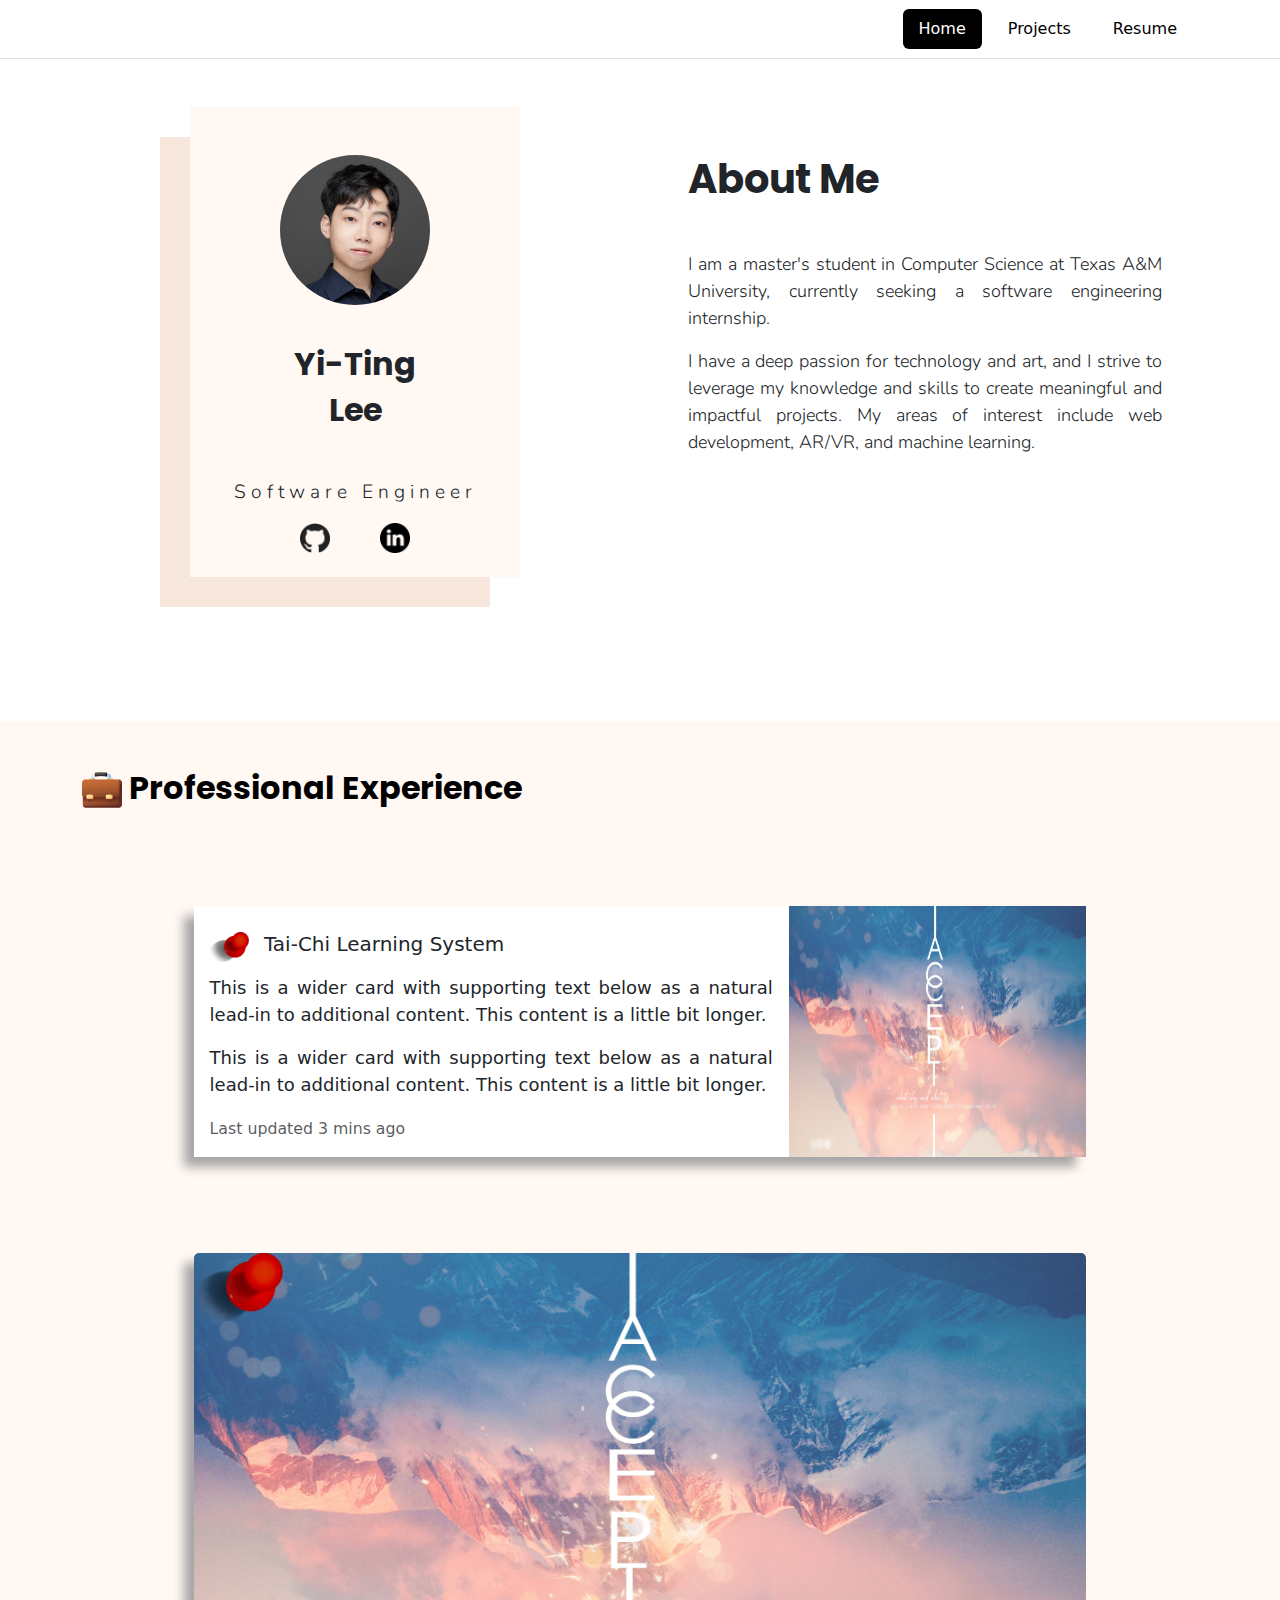
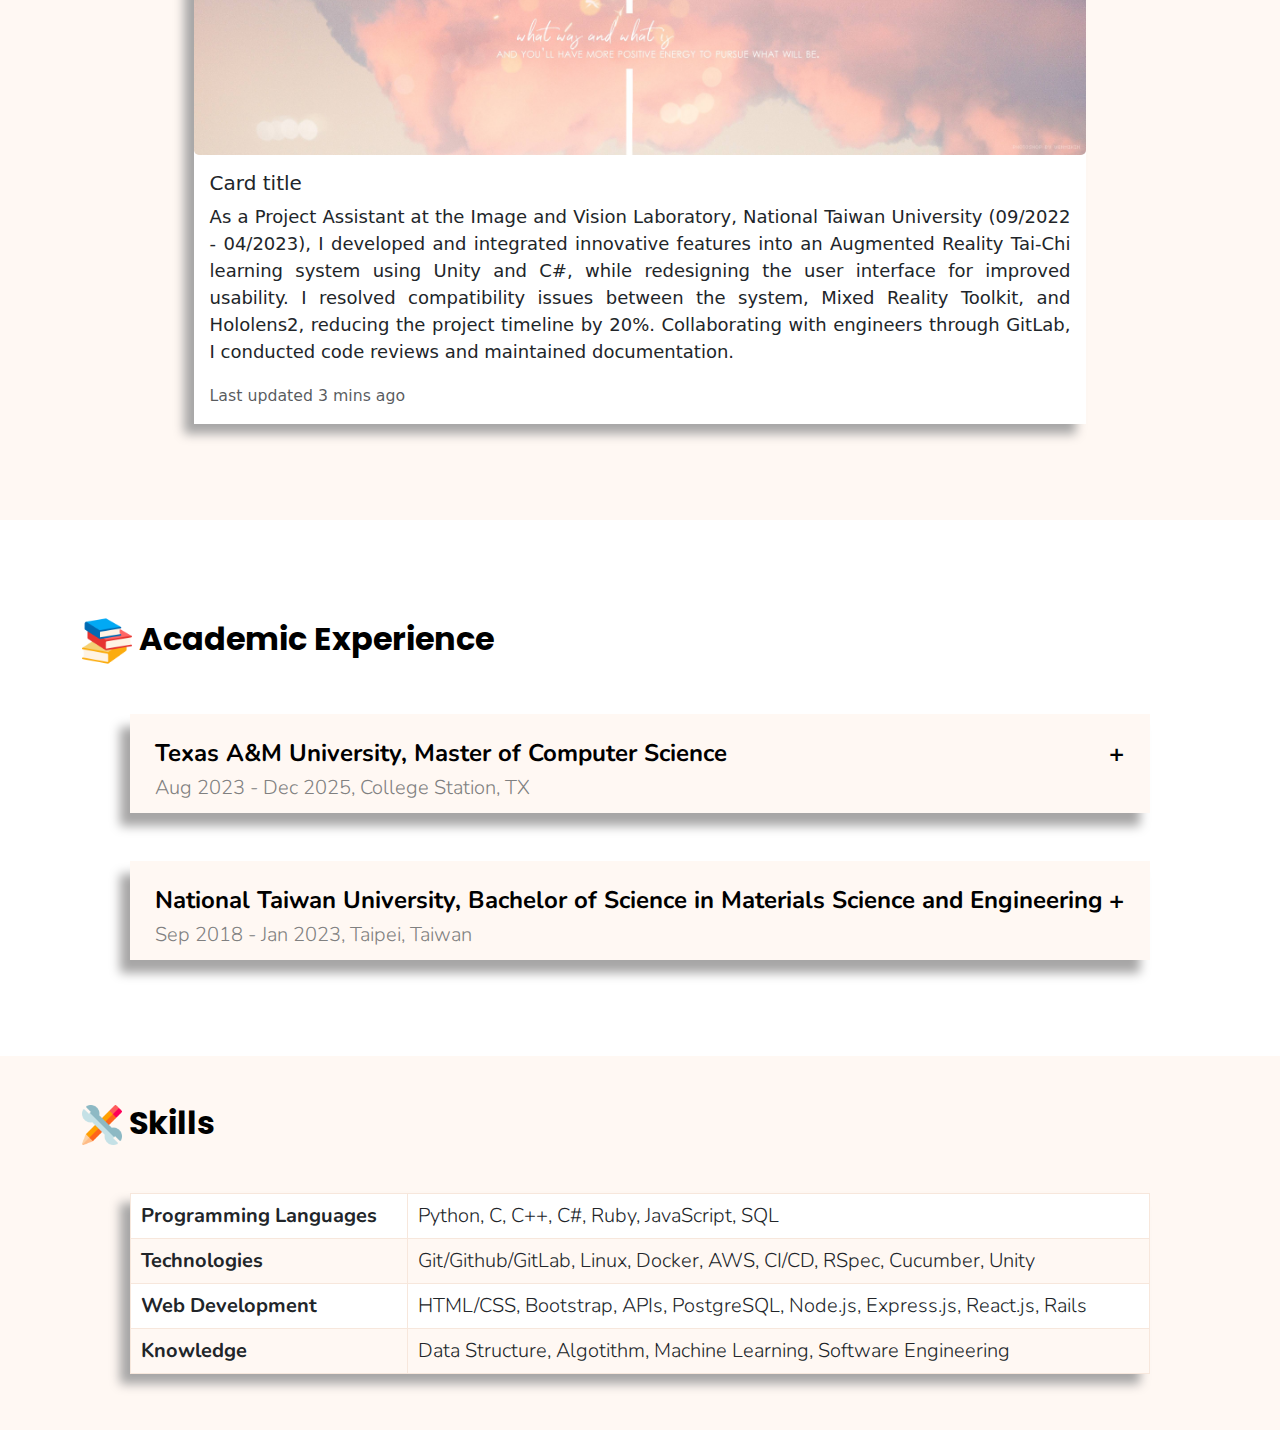
<file: index.html>
<!DOCTYPE html>
<html lang="en">
<head>
    <meta charset="UTF-8">
    <meta name="viewport" content="width=device-width, initial-scale=1.0">
    <title>Yi-Ting Lee</title>
    

    <link rel="preconnect" href="https://fonts.googleapis.com">
    <link rel="preconnect" href="https://fonts.gstatic.com" crossorigin>
    <link href="https://fonts.googleapis.com/css2?family=Nunito:ital,wght@0,200..1000;1,200..1000&family=Poppins:wght@700&display=swap" rel="stylesheet">
    <link href="https://fonts.googleapis.com/css2?family=Poppins:wght@700&display=swap" rel="stylesheet">   <link href="https://cdn.jsdelivr.net/npm/bootstrap@5.3.3/dist/css/bootstrap.min.css" rel="stylesheet" integrity="sha384-QWTKZyjpPEjISv5WaRU9OFeRpok6YctnYmDr5pNlyT2bRjXh0JMhjY6hW+ALEwIH" crossorigin="anonymous">
    <link href="style.css" rel="stylesheet">
</head>
<body>
    <section id="nav" class="background-one border-bottom">        
        <div class="container">
            <header class="d-flex justify-content-end py-1">
            <ul class="nav nav-pills">
                <li class="nav-item"><a href="#" class="nav-link current" aria-current="page" style="color:white;">Home</a></li>
                <li class="nav-item"><a href="./project.html" class="nav-link">Projects</a></li>
                <li class="nav-item"><a href="./YiTing-Lee-Resume.pdf" class="nav-link">Resume</a></li>
            </ul>
            </header>
        </div>
    </section>
    <section id="title" class="background-one">
        <div class="container col-xxl-8 px-4 py-5">
            <div class="row flex-lg-row justify-content-center g-5 py-5">
              <div class="d-flex justify-content-center col-sm-8 col-lg-6 mt-0">
                <div class="profile-card mb-5">
                    <img class= "profile-image mt-5 mb-3"src="./images/profile_image.jpg" alt= "profile image" >
                    <h2 class="poppins-bold mt-4" >Yi-Ting</h2>
                    <h2 class="poppins-bold mb-5" >Lee</h2>
                    <p class="Nunito title">Software Engineer</p>
                    <div class="link-bar">
                        <img src="./images/github.png" alt="Github icons created by Pixel perfect - Flaticon" height="30px">
                        <img src="./images/linkedin.png" alt="Linkedin icons created by Freepik - Flaticon" height="30px">
                    </div>
                </div>
                
              </div>
              <div class="col-lg-6">
                <div class="container px-4">
                <h1 class="poppins-bold mb-5">About Me</h1>
                
                    <p class="Nunito">I am a master's student in Computer Science at Texas A&M University, currently seeking a software engineering internship.</p>
                    <p class="Nunito">I have a deep passion for technology and art, and I strive to leverage my knowledge and skills to create meaningful and impactful projects. My areas of interest include web development, AR/VR, and machine learning.</p>
                
                    <div class="d-grid gap-2 d-md-flex justify-content-md-start">
                    </div>
                </div>
              </div>
            </div>
          </div>
    </section>
    <section id="projects" class="background-two">
        <div class="container py-5">
            <h2 class="poppins-bold mb-5" style="color: black;">
                <img src="./images/working icon.png" alt="3d briefcase icons created by Freepik - Flaticon" height="40px">
                Professional Experience
            </h2>
            <div class="d-flex flex-column align-items-center">
                <div class="card mb-5 mt-5" style="border-radius: 0%; border:0px">
                    <div class="row g-0">
                        <div class="col-md-8 order-md-1">
                            <div class="card-body ">
                                <div>
                                    <img src="./images/pngwing.com (1).png" style="height:30px">
                                    <h5 class="card-title" style="display:inline-block; padding:10px">Tai-Chi Learning System</h5>
                                </div>
                                <p class="card-text">This is a wider card with supporting text below as a natural lead-in to additional content. This content is a little bit longer.</p>
                                <p class="card-text">This is a wider card with supporting text below as a natural lead-in to additional content. This content is a little bit longer.</p>
                                <p class="card-text"><small class="text-body-secondary">Last updated 3 mins ago</small></p>
                            </div>
                        </div>
                        <div class="col-md-4 order-md-2">
                            <img src="./images/8wGjMSC.jpg" class="img-fluid" style="height: 100%"alt="test image">
                        </div>
                    </div>
                </div>
                <div class="card mt-5 mb-5" style="border-radius: 0%; border:0px">
                    <div class="row g-0">
                        <div class="img-grid">
                            <img src="./images/8wGjMSC.jpg" class="img-fluid card-img" alt="test image">
                            <img  src="./images/pngwing.com (1).png" class="pin img-fluid" > 
                        </div>
                        <div class="card-body">  
                            <h5 class="card-title"> Card title</h5>
                            <p class="card-text">As a Project Assistant at the Image and Vision Laboratory, National Taiwan University (09/2022 - 04/2023), I developed and integrated innovative features into an Augmented Reality Tai-Chi learning system using Unity and C#, while redesigning the user interface for improved usability. I resolved compatibility issues between the system, Mixed Reality Toolkit, and Hololens2, reducing the project timeline by 20%. Collaborating with engineers through GitLab, I conducted code reviews and maintained documentation.</p>
                            <p class="card-text"><small class="text-body-secondary">Last updated 3 mins ago</small></p>
                        </div>
                    </div>
                    
                        
                </div>
                
            </div>
        </div>
    </section>
    <section class="background-one">
        <div class="container py-5 my-5">
            <h2 class="poppins-bold mb-5" style="color: black;">
                <img src="./images/book icon.png" alt="Books icons created by popo2021 - Flaticon" height="50px">
                Academic Experience
            </h2>
            <div class="d-flex flex-column px-5 gap-5">
                
                <div class="d-flex flex-column gap-0">
                    <button type="button" class="collapsible">
                        <h4 class="Nunito" style="font-weight: bold">Texas A&M University, Master of Computer Science</h4>
                        <h5 class="Nunito" style="color: gray;">Aug 2023 - Dec 2025, College Station, TX</h5>
                    </button>
                    <div class="content">
                        <br>
                        <h5 class="Nunito">Coursework: 
                            <ul style="margin:10px;">
                                <li>Software Engineering (Ruby/Rails)</li>
                                <li>Machine Learning (Python/PyTorch),</li>
                                <li>Parallel Computing (C++/OpenMP)</li>
                                <li>Artificial Intelligence</li>
                                <li>Databases and Computational Tools Used in Big Data (SQL/NoSQL/Docker)</li>
                                <li>Network Security</li>
                                <li>Mobile Wireless Network</li>
                            </ul>
                        </h5>
                        <br>
                    </div>
                </div>
                
                <div class="d-flex flex-column gap-0">
                    <button type="button" class="collapsible">
                        <h4 class="Nunito" style="font-weight: bold">National Taiwan University, Bachelor of Science in Materials Science and Engineering</h4>
                        <h5 class="Nunito" style="color: gray;">Sep 2018 - Jan 2023, Taipei, Taiwan</h5>
                    </button>
                    <div class="content">
                        <br>
                            <h5 class="Nunito">Coursework: 
                                <ul style="margin:10px;">
                                    <li>Object-oriented Software Design (Python/OOP)</li>
                                    <li>Data Structure and Algorithms (C)</li>
                                    <li>Algorithm Design and Analysis (C++)</li>
                                    <li>Computer Architecture (Verilog)</li>
                                    <li>Operating System</li>
                                    <li>Linear Algebra and Its Applications</li>
                                    <li>Discrete Mathmatics</li>
                                </ul>
                            </h5>
                        <br>
                    </div>
                </div>
            </div>

        </div>
    </section>
    <section class="background-two">
        <div class="container py-5 ">
            <h2 class="poppins-bold mb-5" style="color: black;">
                <img src="./images/skills icon.png", alt="Skills icons created by Freepik - Flaticon" height="40px">
                Skills
            </h2>
            <div class="px-5">
                <h5>
                    <table class="Nunito">
                        <tbody style="border:1px solid #F7E7DC">
                            <tr>
                                <td>Programming Languages</td>
                                <td>Python, C, C++, C#, Ruby, JavaScript, SQL</td>
                            </tr>
                            <tr>
                                <td>Technologies</td>
                                <td>Git/Github/GitLab, Linux, Docker, AWS, CI/CD, RSpec, Cucumber, Unity</td>
                            </tr>
                            <tr>
                                <td>Web Development</td>
                                <td>HTML/CSS, Bootstrap, APIs, PostgreSQL, Node.js, Express.js, React.js, Rails</td>
                            </tr>
                            <tr>
                                <td>Knowledge</td>
                                <td>Data Structure, Algotithm, Machine Learning, Software Engineering</td>
                            </tr>
                        </tbody>
                    </table>
                </h5>
            </div>

        </div>
    
        <script>
            var coll = document.getElementsByClassName("collapsible");
            var i;
            
            for (i = 0; i < coll.length; i++) {
              coll[i].addEventListener("click", function() {
                this.classList.toggle("active");
                var content = this.nextElementSibling;
                if (content.style.maxHeight){
                  content.style.maxHeight = null;
                } else {
                  content.style.maxHeight = content.scrollHeight + "px";
                } 
              });
            }
        </script>    
</body>
</html>
</file>
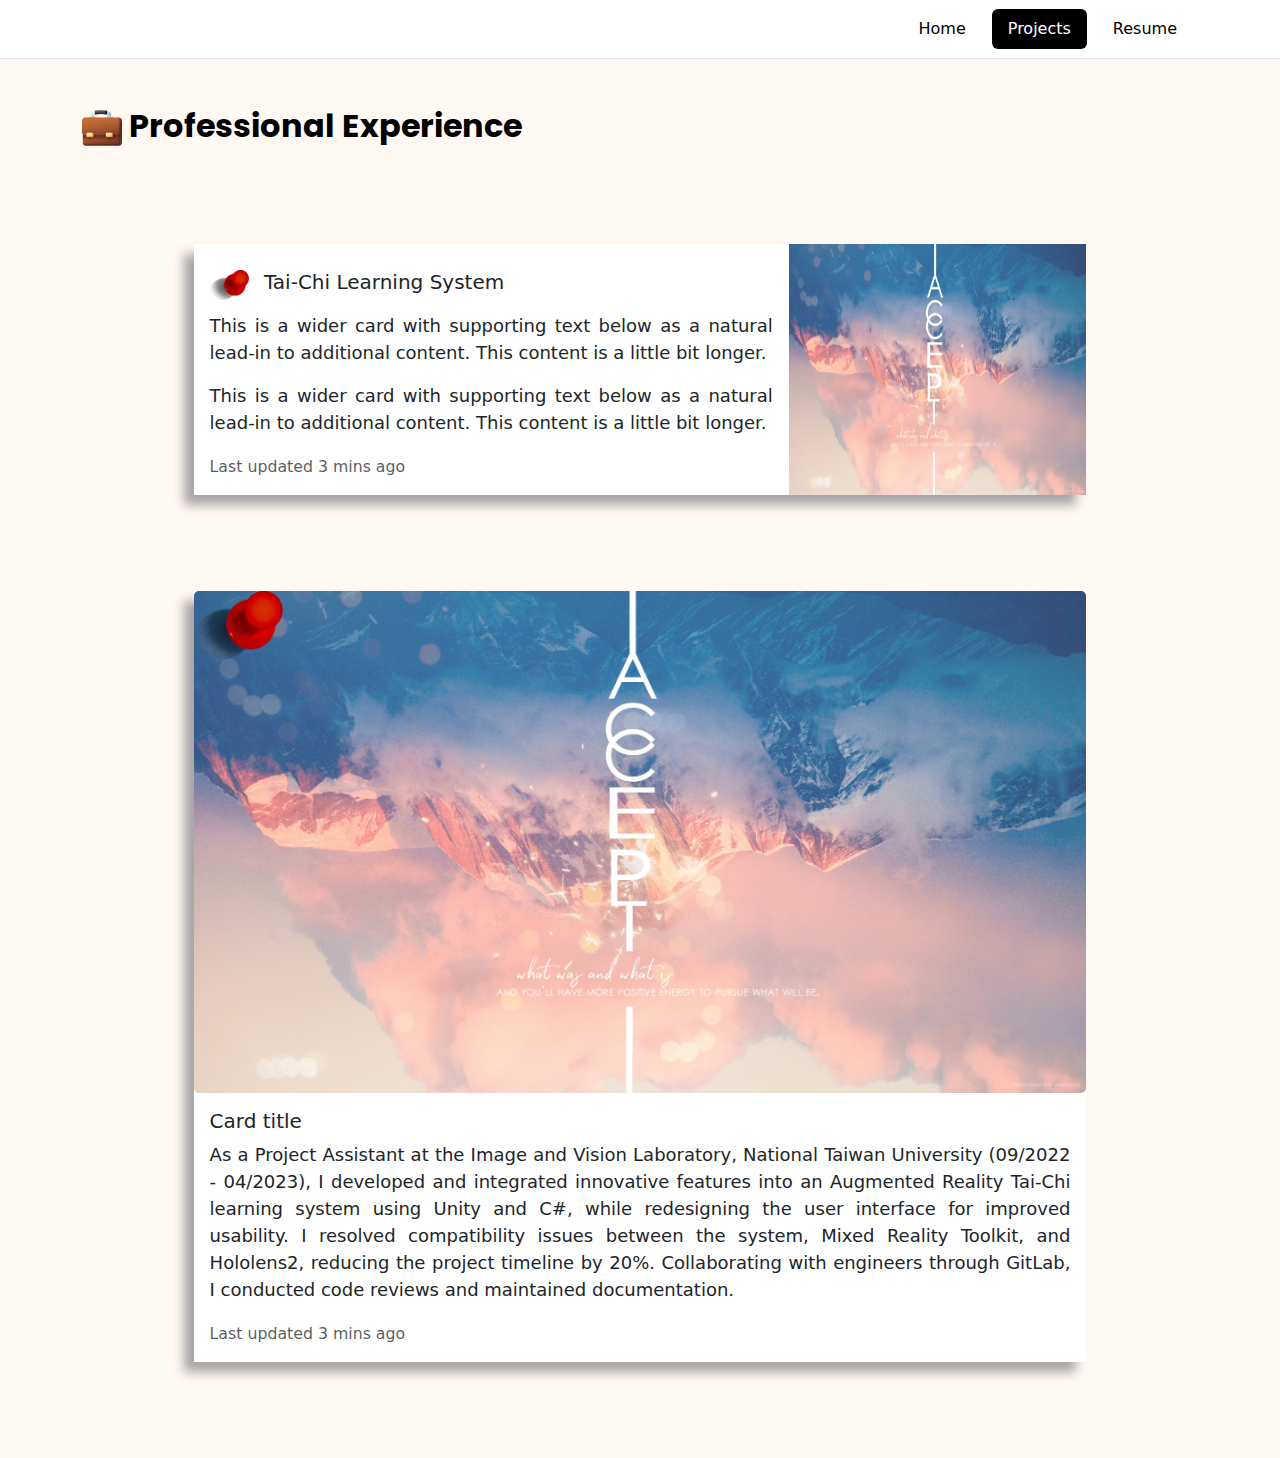
<file: project.html>
<!DOCTYPE html>
<html lang="en">
<head>
    <meta charset="UTF-8">
    <meta name="viewport" content="width=device-width, initial-scale=1.0">
    <title>Yi-Ting Lee</title>
    <link rel="preconnect" href="https://fonts.googleapis.com">
    <link rel="preconnect" href="https://fonts.gstatic.com" crossorigin>
    <link href="https://fonts.googleapis.com/css2?family=Nunito:ital,wght@0,200..1000;1,200..1000&family=Poppins:wght@700&display=swap" rel="stylesheet">
    <link href="https://fonts.googleapis.com/css2?family=Poppins:wght@700&display=swap" rel="stylesheet">   <link href="https://cdn.jsdelivr.net/npm/bootstrap@5.3.3/dist/css/bootstrap.min.css" rel="stylesheet" integrity="sha384-QWTKZyjpPEjISv5WaRU9OFeRpok6YctnYmDr5pNlyT2bRjXh0JMhjY6hW+ALEwIH" crossorigin="anonymous">
    <link href="style.css" rel="stylesheet">
</head>
<body>
    <section id="nav" class="background-one border-bottom">        
        <div class="container">
            <header class="d-flex justify-content-end py-1">
            <ul class="nav nav-pills">
                <li class="nav-item"><a href="./index.html" class="nav-link">Home</a></li>
                <li class="nav-item"><a href="#" class="nav-link current" aria-current="page">Projects</a></li>
                <li class="nav-item"><a href="./YiTing-Lee-Resume.pdf" class="nav-link">Resume</a></li>
            </ul>
            </header>
        </div>
    </section>
    <section id="projects" class="background-two">
        <div class="container py-5">
            <h2 class="poppins-bold mb-5" style="color: black;">
                <img src="./images/working icon.png" alt="3d briefcase icons created by Freepik - Flaticon" height="40px">
                Professional Experience
            </h2>
            <div class="d-flex flex-column align-items-center">
                <div class="card mb-5 mt-5" style="border-radius: 0%; border:0px">
                    <div class="row g-0">
                        <div class="col-md-8 order-md-1">
                            <div class="card-body ">
                                <div>
                                    <img src="./images/pngwing.com (1).png" style="height:30px">
                                    <h5 class="card-title" style="display:inline-block; padding:10px">Tai-Chi Learning System</h5>
                                </div>
                                <p class="card-text">This is a wider card with supporting text below as a natural lead-in to additional content. This content is a little bit longer.</p>
                                <p class="card-text">This is a wider card with supporting text below as a natural lead-in to additional content. This content is a little bit longer.</p>
                                <p class="card-text"><small class="text-body-secondary">Last updated 3 mins ago</small></p>
                            </div>
                        </div>
                        <div class="col-md-4 order-md-2">
                            <img src="./images/8wGjMSC.jpg" class="img-fluid" style="height: 100%"alt="test image">
                        </div>
                    </div>
                </div>
                <div class="card mt-5 mb-5" style="border-radius: 0%; border:0px">
                    <div class="row g-0">
                        <div class="img-grid">
                            <img src="./images/8wGjMSC.jpg" class="img-fluid card-img" alt="test image">
                            <img  src="./images/pngwing.com (1).png" class="pin img-fluid" > 
                        </div>
                        <div class="card-body">  
                            <h5 class="card-title"> Card title</h5>
                            <p class="card-text">As a Project Assistant at the Image and Vision Laboratory, National Taiwan University (09/2022 - 04/2023), I developed and integrated innovative features into an Augmented Reality Tai-Chi learning system using Unity and C#, while redesigning the user interface for improved usability. I resolved compatibility issues between the system, Mixed Reality Toolkit, and Hololens2, reducing the project timeline by 20%. Collaborating with engineers through GitLab, I conducted code reviews and maintained documentation.</p>
                            <p class="card-text"><small class="text-body-secondary">Last updated 3 mins ago</small></p>
                        </div>
                    </div>
                    
                        
                </div>
                
            </div>
        </div>
    </section>
</body>
</html>
</file>
<file: style.css>
.background-one{
    background-color: white;
}
.profile-card{
    background-color: #FFF8F3;
    height:470px;
    width: 330px;
    box-shadow: -30px 30px #F7E7DC ;
    /* box-shadow: -5px 5px 5px gray; */
    display: flex;
    flex-direction: column;
    align-items: center;

}
.profile-image{
    border-radius: 50%;
    width:150px;
    height:150px;
}
.poppins-bold {
    font-family: "Poppins", sans-serif;
    font-weight: 700;
    font-style: normal;
}
.background-two{
    background-color: #FFF8F3;
}
.background-three{
    background-color: #F7E7DC;
}
.title{
    letter-spacing:5px;
    font-size: larger;
}
  

.Nunito {
  font-family: "Nunito", sans-serif;
  font-optical-sizing: auto;
  font-weight: 300;
  font-style: normal;
}
p{
    text-align: justify;
    font-size: 18px;
}
.link-bar{
    display: flex;
    justify-content: center;
    width: 100%;
    gap: 50px;
}
.refined-card{
    width: 60%;
    background-color: white;
    box-shadow: -20px 20px #405D72;
}
.card{
    width: 80%;
    border:0px;
    border-radius: 0%;
    box-shadow: -10px 10px 10px rgb(167, 166, 166);
}

.img-grid{
    display:grid;
    grid-template-columns: 10% auto;
    grid-template-rows: 10% auto;
    position:relative;
}
.pin{
    z-index:2;
    grid-column:1;
    grid-row:1;
  }
.card-img{
    z-index:1;
    grid-column:1/3;
    grid-row:1/3;
}
/* header */
.nav-link{
    /* background-color:black; */
    color: black;
}
.nav-link:hover{
    color: #F7E7DC;
}
.nav-link:active{
    color:white;
}
.current{
    background-color: black;
    color:white;
    pointer-events:none;
}
/* list items */
li{
    margin:5px;
}
/* collapsibles */
.collapsible {
    background-color: #FFF8F3;
    cursor: pointer;
    padding: 25px 25px 5px;
    width: 100%;
    border: none;
    box-shadow: -10px 13px 10px rgb(167, 166, 166);
    text-align: left;
    outline: none;
    font-size: 15px;
}
.active, .collapsible:hover{
    background-color: #F7E7DC;
}
.collapsible:before{
    content: '\002b';
    color: black;
    float:right;
    margin-left: 4px;
    font-weight: bold;
    font-size:20px;

}
.active:before {
    content: "\2212";
  }

.content {
    z-index: 2;
    padding: 0px 18px;
    max-height: 0;
    overflow: hidden;
    transition: max-height 0.2s ease-out;
    background-color: #FFF8F3;
    box-shadow: -10px 10px 10px rgb(167, 166, 166);
}

/* Table */


table{
    border-collapse: collapse;
    width:100%;
    box-shadow: -10px 10px 10px rgb(167, 166, 166);
}
td,tr, th{
    border:1px solid #F7E7DC;
    text-align:left;
    padding:10px;
}

tr:nth-child(even){
    background-color: #FFF8F3;
}
tr:nth-child(odd){
    background-color:white;
}
td:nth-child(odd){
    font-weight:bold;
}
</file>
